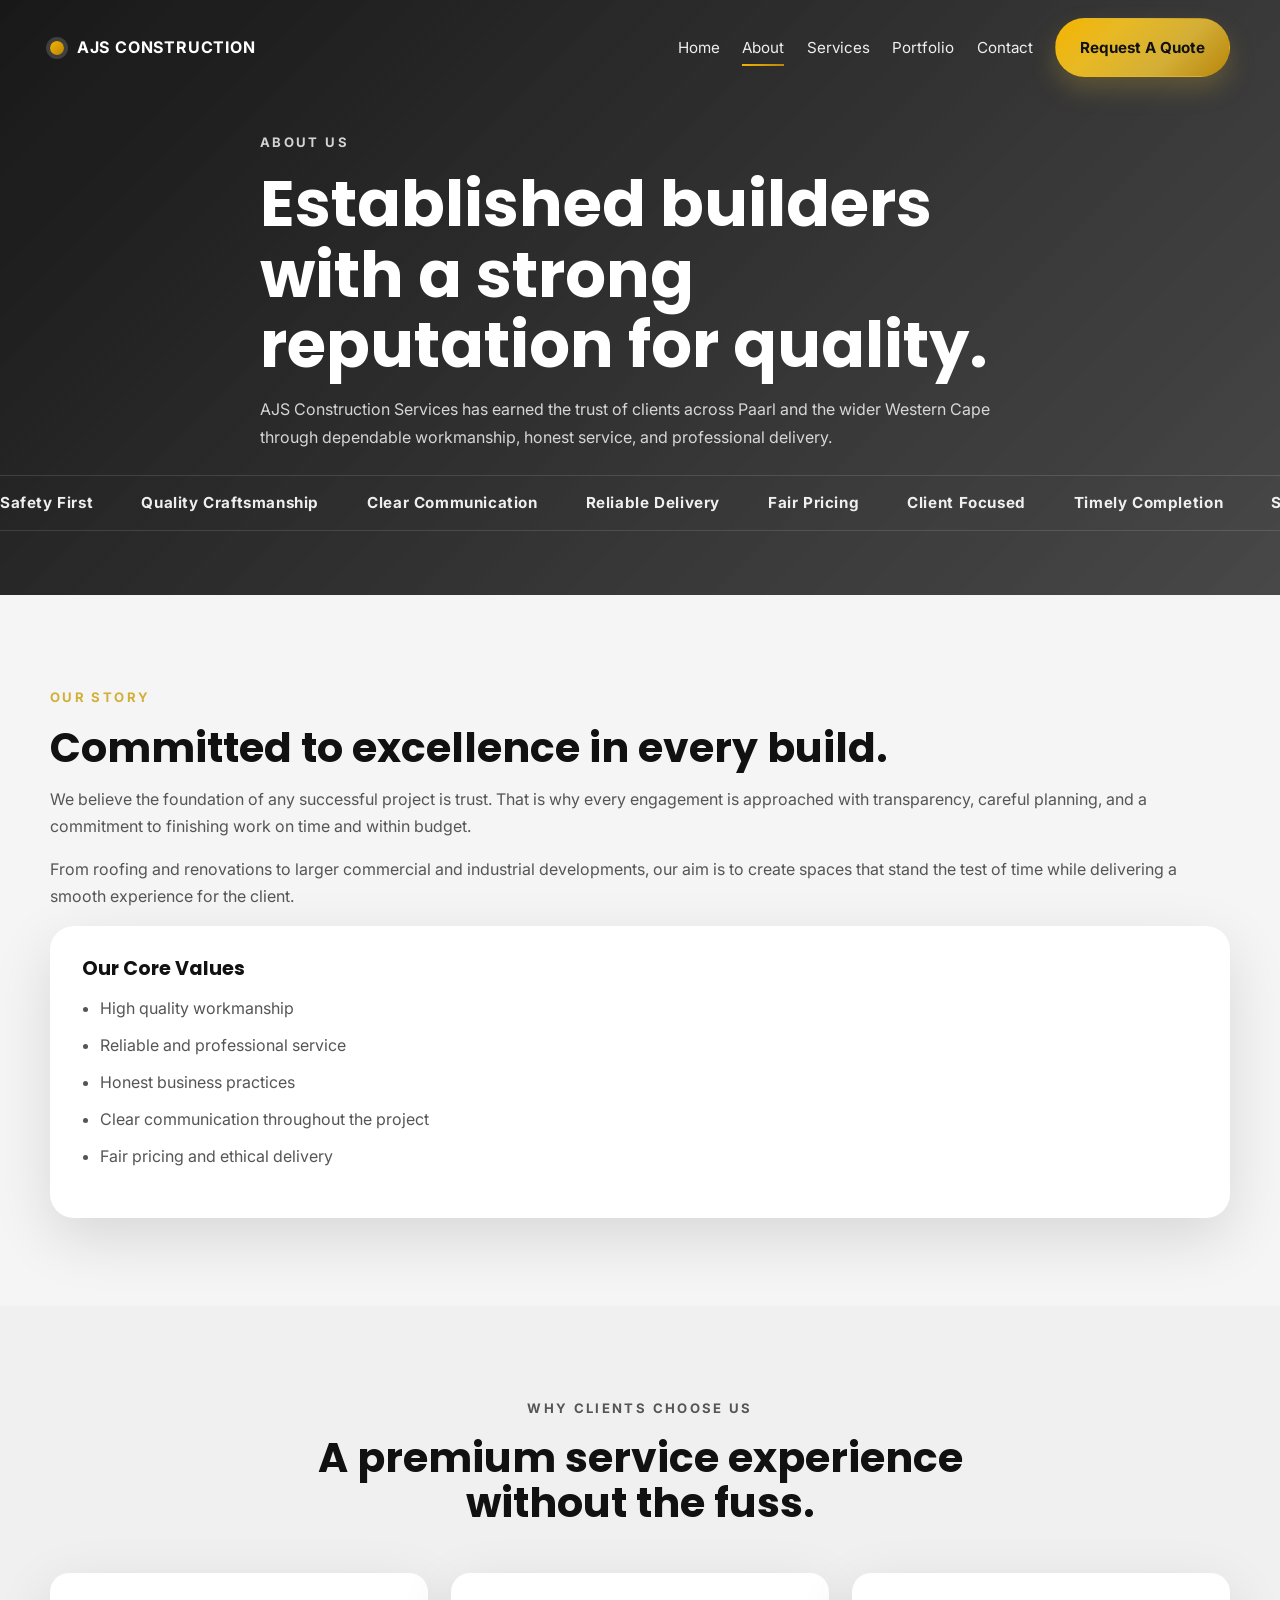
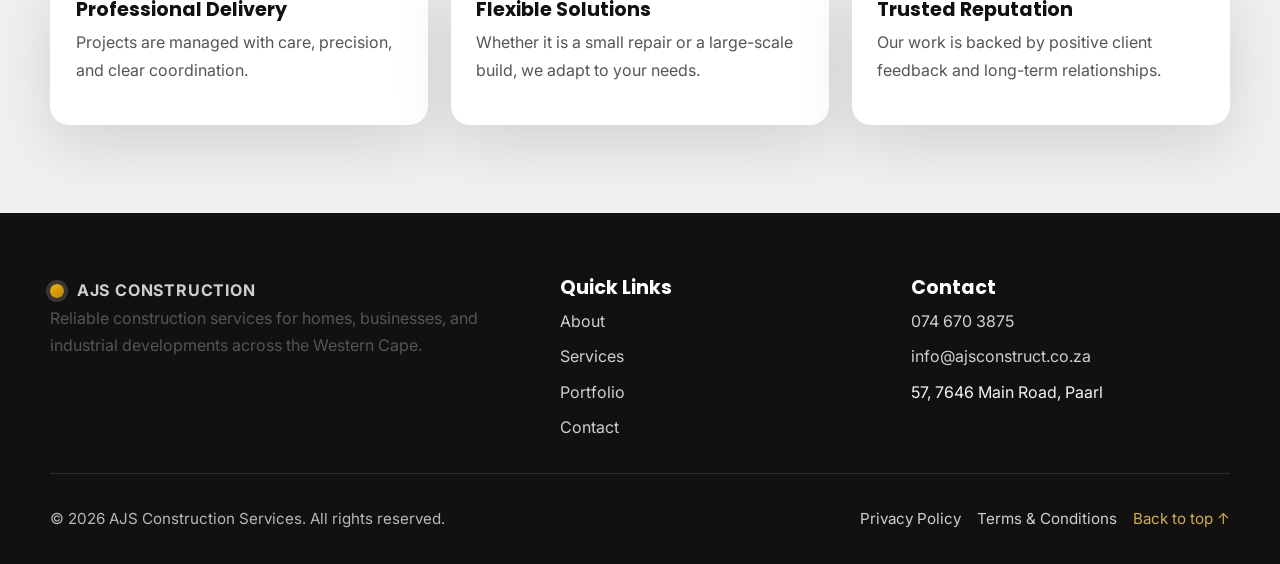
<file: about - Copy (2).html>
<!DOCTYPE html>
<html lang="en">
  <head>
    <meta charset="UTF-8" />
    <meta name="viewport" content="width=device-width, initial-scale=1.0" />
    <title>About AJS Construction Services | Trusted Builders in Paarl</title>
    <meta name="description" content="Discover the story behind AJS Construction Services and the values that guide every residential, commercial, and industrial project." />
    <link rel="preconnect" href="https://fonts.googleapis.com" />
    <link rel="preconnect" href="https://fonts.gstatic.com" crossorigin />
    <link href="https://fonts.googleapis.com/css2?family=Inter:wght@400;500;600;700;800&family=Poppins:wght@400;500;600;700;800&display=swap" rel="stylesheet" />
    <link rel="stylesheet" href="styles.css" />
  </head>
  <body id="top">
    <header class="site-header">
      <nav class="nav container">
        <a class="brand" href="index.html">
          <span class="brand-mark"></span>
          <span>AJS Construction</span>
        </a>
        <button class="menu-toggle" aria-label="Open menu">
          <span></span><span></span><span></span>
        </button>
        <div class="nav-links">
          <a href="index.html">Home</a>
          <a href="about.html" class="active">About</a>
          <a href="services.html">Services</a>
          <a href="portfolio.html">Portfolio</a>
          <a href="contact.html">Contact</a>
          <a href="contact.html" class="btn btn-gold nav-cta">Request A Quote</a>
        </div>
      </nav>
    </header>

    <main>
      <section class="page-hero">
        <div class="container page-hero-content reveal">
          <p class="eyebrow">About Us</p>
          <h1>Established builders with a strong reputation for quality.</h1>
          <p>AJS Construction Services has earned the trust of clients across Paarl and the wider Western Cape through dependable workmanship, honest service, and professional delivery.</p>
        </div>
        <div class="hero-values">
          <div class="hero-values-track">
            <span>Safety First</span>
            <span>Quality Craftsmanship</span>
            <span>Clear Communication</span>
            <span>Reliable Delivery</span>
            <span>Fair Pricing</span>
            <span>Client Focused</span>
            <span>Timely Completion</span>
            <span>Safety First</span>
            <span>Quality Craftsmanship</span>
            <span>Clear Communication</span>
          </div>
        </div>
      </section>

      <section class="section container about-story-grid">
        <div class="reveal">
          <p class="eyebrow">Our Story</p>
          <h2>Committed to excellence in every build.</h2>
          <p>We believe the foundation of any successful project is trust. That is why every engagement is approached with transparency, careful planning, and a commitment to finishing work on time and within budget.</p>
          <p>From roofing and renovations to larger commercial and industrial developments, our aim is to create spaces that stand the test of time while delivering a smooth experience for the client.</p>
        </div>
        <div class="story-card reveal">
          <h3>Our Core Values</h3>
          <ul class="check-list">
            <li>High quality workmanship</li>
            <li>Reliable and professional service</li>
            <li>Honest business practices</li>
            <li>Clear communication throughout the project</li>
            <li>Fair pricing and ethical delivery</li>
          </ul>
        </div>
      </section>

      <section class="section section-alt">
        <div class="container">
          <div class="section-heading reveal">
            <p class="eyebrow">Why Clients Choose Us</p>
            <h2>A premium service experience without the fuss.</h2>
          </div>
          <div class="cards-grid">
            <article class="info-card reveal">
              <h3>Professional Delivery</h3>
              <p>Projects are managed with care, precision, and clear coordination.</p>
            </article>
            <article class="info-card reveal">
              <h3>Flexible Solutions</h3>
              <p>Whether it is a small repair or a large-scale build, we adapt to your needs.</p>
            </article>
            <article class="info-card reveal">
              <h3>Trusted Reputation</h3>
              <p>Our work is backed by positive client feedback and long-term relationships.</p>
            </article>
          </div>
        </div>
      </section>
    </main>

    <footer class="site-footer">
      <div class="container footer-grid">
        <div>
          <a class="brand brand-footer" href="index.html">
            <span class="brand-mark"></span>
            <span>AJS Construction</span>
          </a>
          <p>Reliable construction services for homes, businesses, and industrial developments across the Western Cape.</p>
        </div>
        <div>
          <h3>Quick Links</h3>
          <ul>
            <li><a href="about.html">About</a></li>
            <li><a href="services.html">Services</a></li>
            <li><a href="portfolio.html">Portfolio</a></li>
            <li><a href="contact.html">Contact</a></li>
          </ul>
        </div>
        <div>
          <h3>Contact</h3>
          <ul>
            <li><a href="tel:+27746703875">074 670 3875</a></li>
            <li><a href="mailto:info@ajsconstruct.co.za">info@ajsconstruct.co.za</a></li>
            <li>57, 7646 Main Road, Paarl</li>
          </ul>
        </div>
      </div>
      <div class="container footer-bottom">
        <span>© <span id="year"></span> AJS Construction Services. All rights reserved.</span>
        <div class="footer-links">
          <a href="#">Privacy Policy</a>
          <a href="#">Terms & Conditions</a>
          <a href="#top" class="back-to-top">Back to top ↑</a>
        </div>
      </div>
    </footer>

    <script src="script.js"></script>
  </body>
</html>
</file>
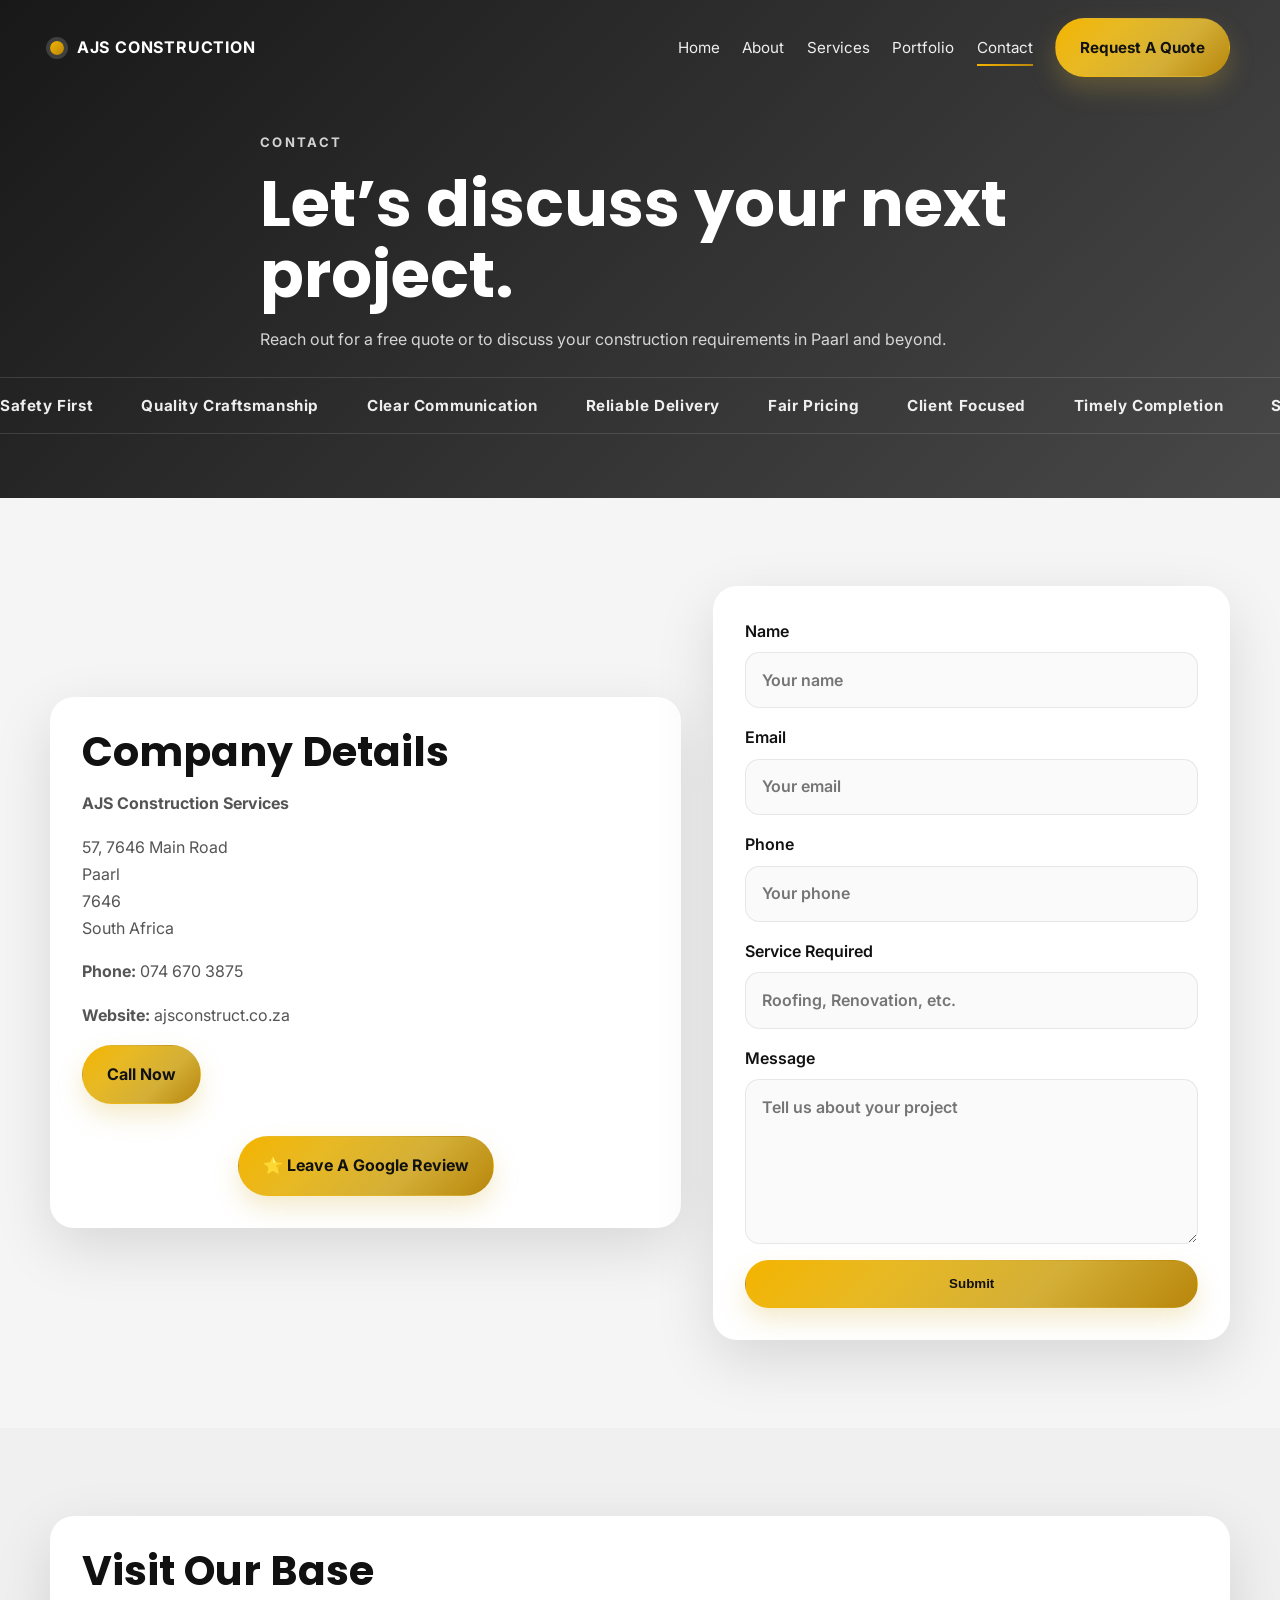
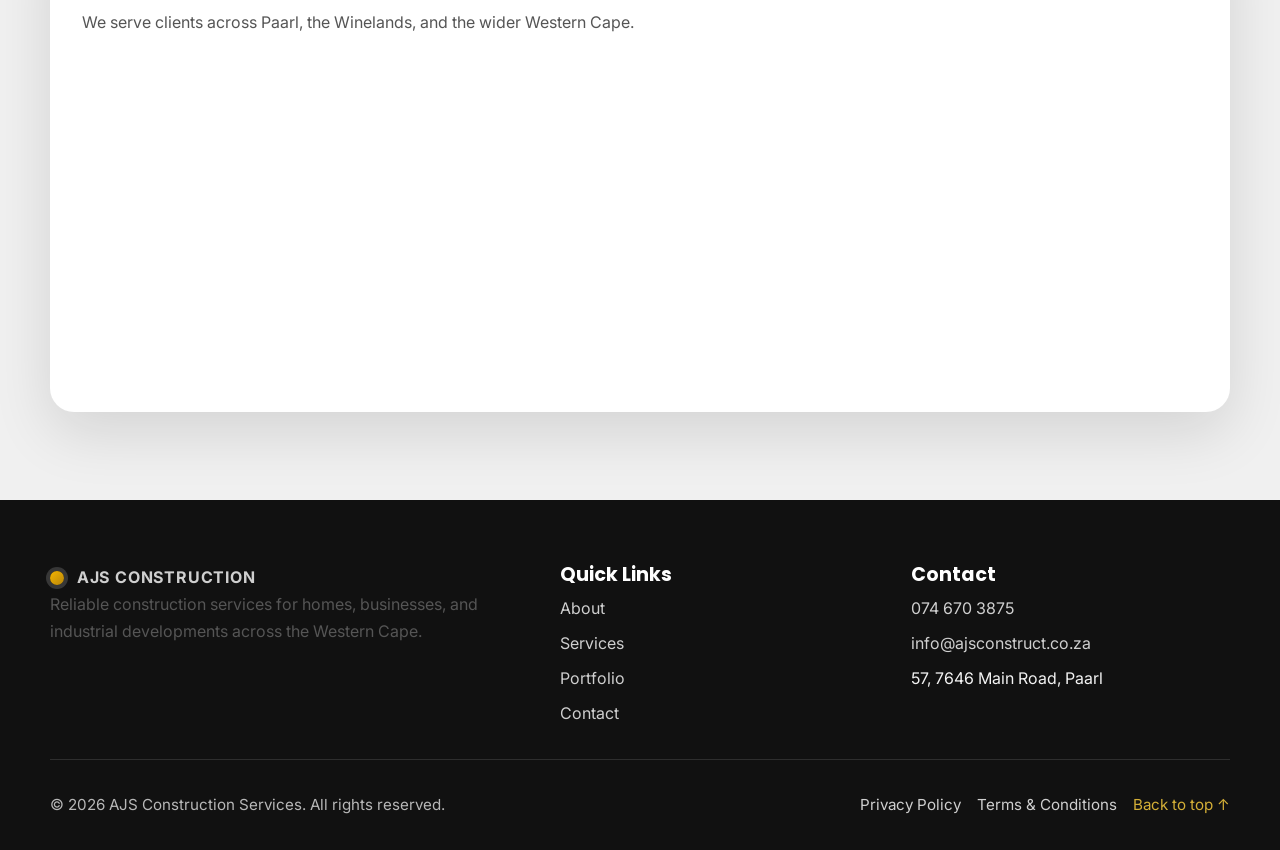
<file: contact - Copy.html>
<!DOCTYPE html>
<html lang="en">
  <head>
    <meta charset="UTF-8" />
    <meta name="viewport" content="width=device-width, initial-scale=1.0" />
    <title>Contact AJS Construction Services | Quote Request</title>
    <meta name="description" content="Get in touch with AJS Construction Services for roofing, renovations, building, and commercial or industrial construction projects." />
    <link rel="preconnect" href="https://fonts.googleapis.com" />
    <link rel="preconnect" href="https://fonts.gstatic.com" crossorigin />
    <link href="https://fonts.googleapis.com/css2?family=Inter:wght@400;500;600;700;800&family=Poppins:wght@400;500;600;700;800&display=swap" rel="stylesheet" />
    <link rel="stylesheet" href="styles.css" />
  </head>
  <body id="top">
    <header class="site-header">
      <nav class="nav container">
        <a class="brand" href="index.html">
          <span class="brand-mark"></span>
          <span>AJS Construction</span>
        </a>
        <button class="menu-toggle" aria-label="Open menu">
          <span></span><span></span><span></span>
        </button>
        <div class="nav-links">
          <a href="index.html">Home</a>
          <a href="about.html">About</a>
          <a href="services.html">Services</a>
          <a href="portfolio.html">Portfolio</a>
          <a href="contact.html" class="active">Contact</a>
          <a href="contact.html" class="btn btn-gold nav-cta">Request A Quote</a>
        </div>
      </nav>
    </header>

    <main>
      <section class="page-hero">
        <div class="container page-hero-content reveal">
          <p class="eyebrow">Contact</p>
          <h1>Let’s discuss your next project.</h1>
          <p>Reach out for a free quote or to discuss your construction requirements in Paarl and beyond.</p>
        </div>
        <div class="hero-values">
          <div class="hero-values-track">
            <span>Safety First</span>
            <span>Quality Craftsmanship</span>
            <span>Clear Communication</span>
            <span>Reliable Delivery</span>
            <span>Fair Pricing</span>
            <span>Client Focused</span>
            <span>Timely Completion</span>
            <span>Safety First</span>
            <span>Quality Craftsmanship</span>
            <span>Clear Communication</span>
          </div>
        </div>
      </section>

      <section class="section container contact-grid">
        <div class="contact-card reveal">
          <h2>Company Details</h2>
          <p><strong>AJS Construction Services</strong></p>
          <p>57, 7646 Main Road<br />Paarl<br />7646<br />South Africa</p>
          <p><strong>Phone:</strong> <a href="tel:+27746703875">074 670 3875</a></p>
          <p><strong>Website:</strong> <a href="https://ajsconstruct.co.za">ajsconstruct.co.za</a></p>
          <div class="contact-actions">
            <a href="tel:+27746703875" class="btn btn-gold">Call Now</a>
            <a href="https://wa.me/27746703875" target="_blank" rel="noreferrer" class="btn btn-outline">WhatsApp</a>
          </div>
          <div class="section-link">
            <a href="https://search.google.com/local/writereview?placeid=ChIJ..." target="_blank" rel="noreferrer" class="btn btn-gold review-btn">⭐ Leave A Google Review</a>
          </div>
        </div>
        <div class="contact-form-card reveal">
          <form>
            <label>
              Name
              <input type="text" placeholder="Your name" />
            </label>
            <label>
              Email
              <input type="email" placeholder="Your email" />
            </label>
            <label>
              Phone
              <input type="tel" placeholder="Your phone" />
            </label>
            <label>
              Service Required
              <input type="text" placeholder="Roofing, Renovation, etc." />
            </label>
            <label>
              Message
              <textarea rows="5" placeholder="Tell us about your project"></textarea>
            </label>
            <button type="submit" class="btn btn-gold">Submit</button>
          </form>
        </div>
      </section>

      <section class="section section-alt">
        <div class="container map-card reveal">
          <h2>Visit Our Base</h2>
          <p>We serve clients across Paarl, the Winelands, and the wider Western Cape.</p>
          <iframe title="AJS Construction Services location" src="https://www.google.com/maps?q=Paarl%20Western%20Cape%20South%20Africa&z=12&output=embed" loading="lazy"></iframe>
        </div>
      </section>
    </main>

    <footer class="site-footer">
      <div class="container footer-grid">
        <div>
          <a class="brand brand-footer" href="index.html">
            <span class="brand-mark"></span>
            <span>AJS Construction</span>
          </a>
          <p>Reliable construction services for homes, businesses, and industrial developments across the Western Cape.</p>
        </div>
        <div>
          <h3>Quick Links</h3>
          <ul>
            <li><a href="about.html">About</a></li>
            <li><a href="services.html">Services</a></li>
            <li><a href="portfolio.html">Portfolio</a></li>
            <li><a href="contact.html">Contact</a></li>
          </ul>
        </div>
        <div>
          <h3>Contact</h3>
          <ul>
            <li><a href="tel:+27746703875">074 670 3875</a></li>
            <li><a href="mailto:info@ajsconstruct.co.za">info@ajsconstruct.co.za</a></li>
            <li>57, 7646 Main Road, Paarl</li>
          </ul>
        </div>
      </div>
      <div class="container footer-bottom">
        <span>© <span id="year"></span> AJS Construction Services. All rights reserved.</span>
        <div class="footer-links">
          <a href="#">Privacy Policy</a>
          <a href="#">Terms & Conditions</a>
          <a href="#top" class="back-to-top">Back to top ↑</a>
        </div>
      </div>
    </footer>

    <script src="script.js"></script>
  </body>
</html>
</file>
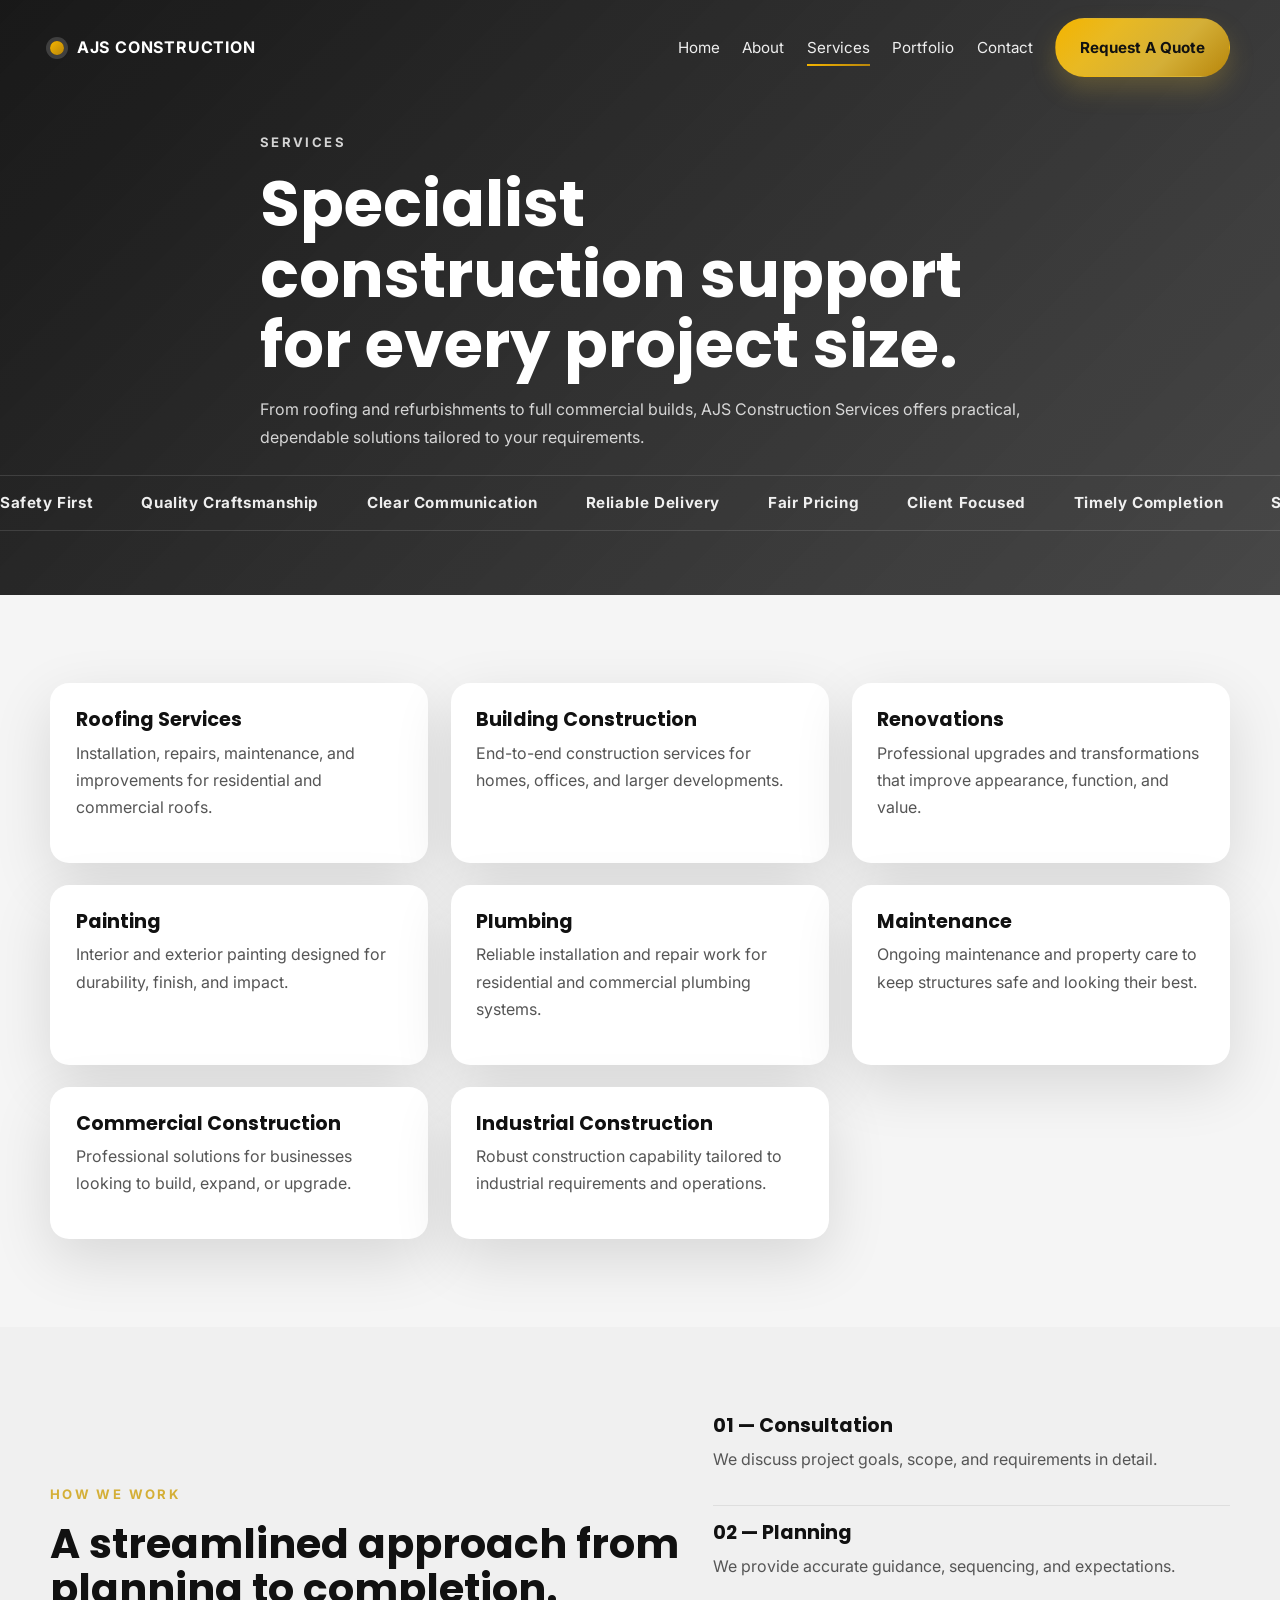
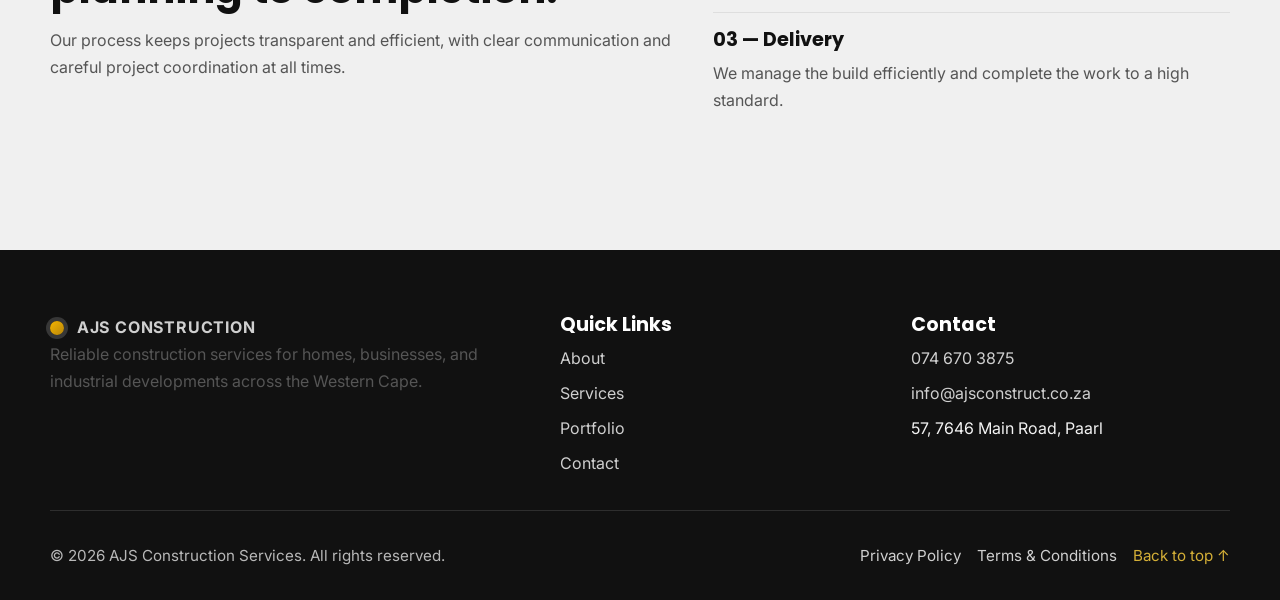
<file: services - Copy.html>
<!DOCTYPE html>
<html lang="en">
  <head>
    <meta charset="UTF-8" />
    <meta name="viewport" content="width=device-width, initial-scale=1.0" />
    <title>Construction Services | AJS Construction Services</title>
    <meta name="description" content="Explore roofing, renovations, painting, plumbing, maintenance, and commercial and industrial construction services by AJS Construction Services." />
    <link rel="preconnect" href="https://fonts.googleapis.com" />
    <link rel="preconnect" href="https://fonts.gstatic.com" crossorigin />
    <link href="https://fonts.googleapis.com/css2?family=Inter:wght@400;500;600;700;800&family=Poppins:wght@400;500;600;700;800&display=swap" rel="stylesheet" />
    <link rel="stylesheet" href="styles.css" />
  </head>
  <body id="top">
    <header class="site-header">
      <nav class="nav container">
        <a class="brand" href="index.html">
          <span class="brand-mark"></span>
          <span>AJS Construction</span>
        </a>
        <button class="menu-toggle" aria-label="Open menu">
          <span></span><span></span><span></span>
        </button>
        <div class="nav-links">
          <a href="index.html">Home</a>
          <a href="about.html">About</a>
          <a href="services.html" class="active">Services</a>
          <a href="portfolio.html">Portfolio</a>
          <a href="contact.html">Contact</a>
          <a href="contact.html" class="btn btn-gold nav-cta">Request A Quote</a>
        </div>
      </nav>
    </header>

    <main>
      <section class="page-hero">
        <div class="container page-hero-content reveal">
          <p class="eyebrow">Services</p>
          <h1>Specialist construction support for every project size.</h1>
          <p>From roofing and refurbishments to full commercial builds, AJS Construction Services offers practical, dependable solutions tailored to your requirements.</p>
        </div>
        <div class="hero-values">
          <div class="hero-values-track">
            <span>Safety First</span>
            <span>Quality Craftsmanship</span>
            <span>Clear Communication</span>
            <span>Reliable Delivery</span>
            <span>Fair Pricing</span>
            <span>Client Focused</span>
            <span>Timely Completion</span>
            <span>Safety First</span>
            <span>Quality Craftsmanship</span>
            <span>Clear Communication</span>
          </div>
        </div>
      </section>

      <section class="section container">
        <div class="cards-grid">
          <article class="service-card reveal">
            <h3>Roofing Services</h3>
            <p>Installation, repairs, maintenance, and improvements for residential and commercial roofs.</p>
          </article>
          <article class="service-card reveal">
            <h3>Building Construction</h3>
            <p>End-to-end construction services for homes, offices, and larger developments.</p>
          </article>
          <article class="service-card reveal">
            <h3>Renovations</h3>
            <p>Professional upgrades and transformations that improve appearance, function, and value.</p>
          </article>
          <article class="service-card reveal">
            <h3>Painting</h3>
            <p>Interior and exterior painting designed for durability, finish, and impact.</p>
          </article>
          <article class="service-card reveal">
            <h3>Plumbing</h3>
            <p>Reliable installation and repair work for residential and commercial plumbing systems.</p>
          </article>
          <article class="service-card reveal">
            <h3>Maintenance</h3>
            <p>Ongoing maintenance and property care to keep structures safe and looking their best.</p>
          </article>
          <article class="service-card reveal">
            <h3>Commercial Construction</h3>
            <p>Professional solutions for businesses looking to build, expand, or upgrade.</p>
          </article>
          <article class="service-card reveal">
            <h3>Industrial Construction</h3>
            <p>Robust construction capability tailored to industrial requirements and operations.</p>
          </article>
        </div>
      </section>

      <section class="section section-alt">
        <div class="container process-grid">
          <div class="reveal">
            <p class="eyebrow">How We Work</p>
            <h2>A streamlined approach from planning to completion.</h2>
            <p>Our process keeps projects transparent and efficient, with clear communication and careful project coordination at all times.</p>
          </div>
          <div class="timeline reveal">
            <div>
              <h3>01 — Consultation</h3>
              <p>We discuss project goals, scope, and requirements in detail.</p>
            </div>
            <div>
              <h3>02 — Planning</h3>
              <p>We provide accurate guidance, sequencing, and expectations.</p>
            </div>
            <div>
              <h3>03 — Delivery</h3>
              <p>We manage the build efficiently and complete the work to a high standard.</p>
            </div>
          </div>
        </div>
      </section>
    </main>

    <footer class="site-footer">
      <div class="container footer-grid">
        <div>
          <a class="brand brand-footer" href="index.html">
            <span class="brand-mark"></span>
            <span>AJS Construction</span>
          </a>
          <p>Reliable construction services for homes, businesses, and industrial developments across the Western Cape.</p>
        </div>
        <div>
          <h3>Quick Links</h3>
          <ul>
            <li><a href="about.html">About</a></li>
            <li><a href="services.html">Services</a></li>
            <li><a href="portfolio.html">Portfolio</a></li>
            <li><a href="contact.html">Contact</a></li>
          </ul>
        </div>
        <div>
          <h3>Contact</h3>
          <ul>
            <li><a href="tel:+27746703875">074 670 3875</a></li>
            <li><a href="mailto:info@ajsconstruct.co.za">info@ajsconstruct.co.za</a></li>
            <li>57, 7646 Main Road, Paarl</li>
          </ul>
        </div>
      </div>
      <div class="container footer-bottom">
        <span>© <span id="year"></span> AJS Construction Services. All rights reserved.</span>
        <div class="footer-links">
          <a href="#">Privacy Policy</a>
          <a href="#">Terms & Conditions</a>
          <a href="#top" class="back-to-top">Back to top ↑</a>
        </div>
      </div>
    </footer>

    <script src="script.js"></script>
  </body>
</html>
</file>
<file: styles.css>
:root {
  --bg: #f5f5f5;
  --surface: #ffffff;
  --text: #111111;
  --muted: #555;
  --dark: #111111;
  --gold-1: #f4b400;
  --gold-2: #e8b923;
  --gold-3: #d4af37;
  --gold-4: #b8860b;
  --border: rgba(17, 17, 17, 0.08);
  --shadow: 0 20px 60px rgba(0, 0, 0, 0.12);
}

* { box-sizing: border-box; }
html { scroll-behavior: smooth; }
body {
  margin: 0;
  font-family: 'Inter', sans-serif;
  color: var(--text);
  background: var(--bg);
  line-height: 1.7;
}
a { color: inherit; text-decoration: none; }
img { max-width: 100%; display: block; }
.container { width: min(1180px, calc(100% - 2rem)); margin: 0 auto; }
section { scroll-margin-top: 100px; }

.site-header {
  position: fixed;
  inset: 0 0 auto 0;
  z-index: 1000;
  transition: background 0.3s ease, backdrop-filter 0.3s ease;
}
.site-header.scrolled {
  background: rgba(17, 17, 17, 0.96);
  backdrop-filter: blur(14px);
  box-shadow: 0 8px 24px rgba(0,0,0,0.15);
}
.nav {
  display: flex;
  align-items: center;
  justify-content: space-between;
  padding: 1.15rem 0;
}
.brand {
  display: flex;
  align-items: center;
  gap: 0.8rem;
  font-size: 1rem;
  font-weight: 700;
  color: #fff;
  letter-spacing: 0.05em;
  text-transform: uppercase;
}
.brand-mark {
  width: 14px;
  height: 14px;
  border-radius: 50%;
  background: linear-gradient(135deg, var(--gold-1), var(--gold-4));
  box-shadow: 0 0 0 4px rgba(255,255,255,0.16);
}
.nav-links {
  display: flex;
  align-items: center;
  gap: 1.4rem;
  color: rgba(255,255,255,0.92);
}
.nav-links a { position: relative; font-size: 0.95rem; }
.nav-links a::after {
  content: '';
  position: absolute;
  left: 0;
  bottom: -6px;
  width: 100%;
  height: 2px;
  background: linear-gradient(135deg, var(--gold-1), var(--gold-4));
  transform: scaleX(0);
  transform-origin: center;
  transition: transform 0.25s ease;
}
.nav-links a:hover::after,
.nav-links a.active::after { transform: scaleX(1); }
.menu-toggle { display: none; background: none; border: 0; cursor: pointer; }
.menu-toggle span { display: block; width: 24px; height: 2px; background: #fff; margin: 4px 0; }

.hero {
  min-height: 100vh;
  display: grid;
  align-items: center;
  background: url('https://images.unsplash.com/photo-1504384308090-c894fdcc538d?auto=format&fit=crop&w=1800&q=80') center/cover;
  position: relative;
  overflow: hidden;
}
.hero-overlay {
  position: absolute;
  inset: 0;
  background: linear-gradient(90deg, rgba(0,0,0,0.85) 0%, rgba(0,0,0,0.48) 60%, rgba(0,0,0,0.2) 100%);
  z-index: 1;
}
.hero-content {
  position: relative;
  z-index: 2;
  color: white;
  padding: 8rem 0 6rem;
  max-width: 760px;
}
.eyebrow {
  display: inline-block;
  margin-bottom: 1rem;
  color: var(--gold-3);
  text-transform: uppercase;
  font-weight: 700;
  letter-spacing: 0.18em;
  font-size: 0.82rem;
}
h1, h2, h3 { font-family: 'Poppins', sans-serif; line-height: 1.1; }
h1 { font-size: clamp(2.8rem, 5vw, 4.7rem); margin: 0 0 1rem; }
h2 { font-size: clamp(2rem, 3.2vw, 2.8rem); margin: 0 0 1rem; }
h3 { font-size: 1.2rem; margin: 0 0 0.6rem; }
p { margin: 0 0 1rem; color: var(--muted); }
.hero-text {
  color: rgba(255,255,255,0.86);
  font-size: 1.1rem;
  max-width: 680px;
}
.hero-actions { display: flex; gap: 1rem; flex-wrap: wrap; margin-top: 2rem; }
.video-card {
  margin-top: 2rem;
  display: grid;
  place-items: center;
}
.video-card video {
  width: 100%;
  max-width: 900px;
  border-radius: 1.5rem;
  box-shadow: var(--shadow);
}
.btn {
  display: inline-flex;
  align-items: center;
  justify-content: center;
  padding: 0.95rem 1.5rem;
  border-radius: 999px;
  font-weight: 700;
  transition: transform 0.25s ease, box-shadow 0.25s ease, background 0.25s ease;
  border: 1px solid transparent;
  touch-action: manipulation;
}
.btn:hover { transform: translateY(-2px); }
.btn-gold {
  background: linear-gradient(135deg, var(--gold-1) 0%, var(--gold-2) 30%, var(--gold-3) 65%, var(--gold-4) 100%);
  color: #111;
  box-shadow: 0 12px 25px rgba(212,175,55,0.25);
}
.btn-outline {
  color: white;
  border-color: rgba(255,255,255,0.4);
  background: rgba(255,255,255,0.08);
}
.btn-outline-light {
  color: white;
  border-color: rgba(255,255,255,0.4);
}
.btn-dark { background: var(--dark); color: white; }
.scroll-indicator {
  display: inline-flex;
  margin-top: 3rem;
  color: rgba(255,255,255,0.85);
  animation: float 2s ease-in-out infinite;
}

.stats-section { padding: 4rem 0 2rem; margin-top: -2rem; position: relative; z-index: 2; }
.stats-grid {
  display: grid;
  grid-template-columns: repeat(6, minmax(0, 1fr));
  gap: 1rem;
}
.stat-card {
  background: white;
  border-radius: 1.2rem;
  padding: 1.4rem;
  text-align: center;
  box-shadow: var(--shadow);
}
.stat-figure {
  font-size: 1.6rem;
  font-weight: 800;
  color: var(--gold-4);
  margin-bottom: 0.3rem;
}
.stat-card p { margin: 0; color: var(--dark); font-weight: 600; }

.section { padding: 5.5rem 0; }
.section-alt { background: #f0f0f0; }
.section-heading { text-align: center; max-width: 760px; margin: 0 auto 3rem; }
.section-heading p { color: var(--muted); }
.about-grid, .contact-grid, .process-grid, .portfolio-preview {
  display: grid;
  gap: 2rem;
  grid-template-columns: 1.1fr 0.9fr;
  align-items: center;
}
.about-image-card, .story-card, .contact-card, .contact-form-card, .map-card, .portfolio-copy, .portfolio-stack {
  background: white;
  border-radius: 1.5rem;
  overflow: hidden;
  box-shadow: var(--shadow);
}
.about-image-card img { width: 100%; height: 100%; object-fit: cover; min-height: 360px; }
.about-copy, .story-card, .contact-card, .contact-form-card, .map-card, .portfolio-copy { padding: 2rem; }
.cards-grid, .portfolio-grid {
  display: grid;
  grid-template-columns: repeat(3, minmax(0, 1fr));
  gap: 1.4rem;
}
.info-card, .service-card, .review-card, .portfolio-card {
  background: white;
  border-radius: 1.2rem;
  padding: 1.6rem;
  box-shadow: var(--shadow);
  transition: transform 0.25s ease, box-shadow 0.25s ease;
}
.info-card:hover, .service-card:hover, .review-card:hover, .portfolio-card:hover {
  transform: translateY(-6px);
  box-shadow: 0 24px 60px rgba(0,0,0,0.14);
}
.icon-badge {
  width: 42px;
  height: 42px;
  border-radius: 999px;
  display: grid;
  place-items: center;
  background: linear-gradient(135deg, var(--gold-1), var(--gold-4));
  font-weight: 700;
  color: var(--dark);
  margin-bottom: 1rem;
}
.section-link { margin-top: 2rem; text-align: center; }
.portfolio-stack { display: grid; gap: 1rem; padding: 1rem; }
.portfolio-stack img { border-radius: 1rem; height: 220px; object-fit: cover; }
.review-card .stars { color: var(--gold-4); font-size: 1.05rem; margin-bottom: 0.8rem; }
.cta-section { padding: 0 0 5.5rem; }
.cta-card {
  background: linear-gradient(135deg, var(--gold-1) 0%, var(--gold-2) 30%, var(--gold-3) 65%, var(--gold-4) 100%);
  padding: 3rem;
  border-radius: 2rem;
  color: var(--dark);
  box-shadow: var(--shadow);
}
.cta-card h2 { margin-bottom: 0.7rem; }
.site-footer {
  background: var(--dark);
  color: #f3f3f3;
  padding: 4rem 0 2rem;
}
.footer-grid {
  display: grid;
  grid-template-columns: 1.2fr 0.8fr 0.8fr;
  gap: 2rem;
}
.site-footer h3 { color: white; }
.site-footer ul { list-style: none; padding: 0; margin: 0; }
.site-footer li + li { margin-top: 0.5rem; }
.site-footer a { color: rgba(255,255,255,0.8); }
.footer-bottom {
  display: flex;
  justify-content: space-between;
  align-items: center;
  padding-top: 2rem;
  margin-top: 2rem;
  border-top: 1px solid rgba(255,255,255,0.12);
  color: rgba(255,255,255,0.7);
  font-size: 0.95rem;
}
.footer-links { display: flex; gap: 1rem; flex-wrap: wrap; }
.back-to-top { color: var(--gold-3) !important; }

.page-hero {
  padding: 8rem 0 4rem;
  background: linear-gradient(135deg, rgba(17,17,17,0.97), rgba(34,34,34,0.82)), url('https://images.unsplash.com/photo-1460317442991-0ec209397118?auto=format&fit=crop&w=1600&q=80') center/cover;
  color: white;
}
.page-hero-content { max-width: 760px; }
.page-hero-content p { color: rgba(255,255,255,0.8); }
.check-list { padding-left: 1.1rem; color: var(--muted); }
.check-list li { margin-bottom: 0.6rem; }
.timeline > div { padding-bottom: 1rem; border-bottom: 1px solid var(--border); margin-bottom: 1rem; }
.timeline > div:last-child { border-bottom: 0; }
.portfolio-filters { display: flex; gap: 0.8rem; flex-wrap: wrap; justify-content: center; margin-bottom: 2rem; }
.filter-btn {
  border: 1px solid var(--border);
  background: white;
  padding: 0.7rem 1.1rem;
  border-radius: 999px;
  cursor: pointer;
  font-weight: 600;
}
.filter-btn.active {
  background: linear-gradient(135deg, var(--gold-1), var(--gold-4));
  color: var(--dark);
  border-color: transparent;
}
.portfolio-card { padding: 0; overflow: hidden; cursor: pointer; }
.portfolio-card img { height: 240px; object-fit: cover; width: 100%; }
.portfolio-card-body { padding: 1.2rem 1.3rem 1.4rem; }
.contact-form-card form { display: grid; gap: 1rem; }
label { display: grid; gap: 0.45rem; font-weight: 600; color: var(--dark); }
input, textarea {
  width: 100%;
  border: 1px solid var(--border);
  border-radius: 0.9rem;
  padding: 0.85rem 1rem;
  font: inherit;
  background: #fafafa;
}
textarea { resize: vertical; }
iframe { width: 100%; min-height: 320px; border: 0; border-radius: 1rem; }
.lightbox {
  position: fixed;
  inset: 0;
  background: rgba(0,0,0,0.88);
  display: none;
  align-items: center;
  justify-content: center;
  z-index: 2000;
  padding: 2rem;
}
.lightbox.open { display: flex; }
.lightbox img { max-width: min(900px, 100%); max-height: 80vh; border-radius: 1rem; }
.lightbox-close {
  position: absolute;
  top: 1.5rem;
  right: 1.5rem;
  border: 0;
  background: white;
  width: 44px;
  height: 44px;
  border-radius: 50%;
  font-size: 1.5rem;
  cursor: pointer;
}
.reveal { opacity: 0; transform: translateY(28px); transition: opacity 0.7s ease, transform 0.7s ease; }
.reveal.visible { opacity: 1; transform: translateY(0); }

@keyframes float {
  0%, 100% { transform: translateY(0); }
  50% { transform: translateY(8px); }
}

@media (max-width: 1000px) {
  .stats-grid { grid-template-columns: repeat(3, minmax(0, 1fr)); }
  .cards-grid, .portfolio-grid { grid-template-columns: repeat(2, minmax(0, 1fr)); }
  .about-grid, .contact-grid, .process-grid, .portfolio-preview { grid-template-columns: 1fr; }
}

.hero-values {
  overflow: hidden;
  border-top: 1px solid rgba(255,255,255,0.12);
  border-bottom: 1px solid rgba(255,255,255,0.12);
  padding: 0.85rem 0;
  margin-top: 1.5rem;
}
.hero-values-track {
  display: inline-flex;
  gap: 3rem;
  white-space: nowrap;
  flex-wrap: nowrap;
  min-width: max-content;
  animation: marquee 22s linear infinite;
}
.hero-values-track span {
  color: rgba(255,255,255,0.92);
  font-weight: 700;
  font-size: 0.95rem;
  letter-spacing: 0.04em;
  flex: 0 0 auto;
}
@keyframes marquee {
  0% { transform: translateX(0); }
  100% { transform: translateX(-50%); }
}
@media (max-width: 760px) {
  .hero-values {
    padding: 0.75rem 0;
    margin-top: 1rem;
  }
  .hero-values-track {
    gap: 1.75rem;
    animation-duration: 18s;
  }
  .hero-values-track span {
    font-size: 0.9rem;
  }
}

.feature-section .feature-grid {
  display: grid;
  grid-template-columns: repeat(2, minmax(0, 1fr));
  gap: 1rem;
}
.feature-card {
  background: #fff;
  border-radius: 1.4rem;
  padding: 1.6rem;
  box-shadow: var(--shadow);
}
.feature-card h3 {
  margin: 0.8rem 0 0.5rem;
}
.faq-list {
  display: grid;
  gap: 1rem;
}
.faq-item {
  background: white;
  border-radius: 1.4rem;
  overflow: hidden;
  box-shadow: var(--shadow);
}
.faq-question {
  width: 100%;
  text-align: left;
  border: 0;
  background: #fff;
  padding: 1.2rem 1.5rem;
  font-size: 1rem;
  font-weight: 700;
  cursor: pointer;
  touch-action: manipulation;
  min-height: 48px;
}
.faq-answer {
  padding: 0 1.5rem 1.3rem;
  display: none;
  color: var(--muted);
}
.faq-item.open .faq-answer {
  display: block;
}
.whatsapp-float {
  position: fixed;
  right: 1rem;
  bottom: 1rem;
  background: #25d366;
  color: white;
  padding: 0.95rem 1.2rem;
  border-radius: 999px;
  box-shadow: 0 14px 34px rgba(37,211,102,0.27);
  z-index: 1200;
  font-weight: 700;
  min-width: 130px;
  text-align: center;
  touch-action: manipulation;
}
@media (max-width: 760px) {
  .banner-inner { flex-direction: column; align-items: flex-start; }
  .feature-section .feature-grid { grid-template-columns: 1fr; }
  .faq-answer { padding: 0 1rem 1rem; }
  .whatsapp-float { right: 0.75rem; bottom: 0.75rem; }
}

@media (max-width: 760px) {
  html, body { overflow-x: hidden; }
  .container {
    width: 100%;
    max-width: 100%;
    padding: 0 1rem;
  }
  .menu-toggle { display: block; }
  .nav-links {
    position: fixed;
    inset: 74px 1rem auto 1rem;
    flex-direction: column;
    align-items: flex-start;
    background: rgba(17,17,17,0.97);
    padding: 1rem;
    border-radius: 1rem;
    display: none;
  }
  .nav-links.open { display: flex; }
  .nav-cta { display: none; }
  .stats-grid { grid-template-columns: 1fr 1fr; }
  .cards-grid, .portfolio-grid, .footer-grid { grid-template-columns: 1fr; }
  .hero {
    min-height: auto;
    padding: 4rem 0 2rem;
  }
  .hero-content {
    padding: 0;
  }
  .hero-text {
    font-size: 0.98rem;
    max-width: 100%;
  }
  .video-card {
    padding: 0 0.5rem;
  }
  .video-card video {
    width: 100%;
    max-width: 100%;
    height: auto;
  }
  .section {
    padding: 3.5rem 0;
  }
  .section-heading {
    max-width: 100%;
    padding: 0 0.5rem;
  }
  .about-copy, .about-image-card, .cta-card, .footer-bottom {
    width: 100%;
  }
  .hero-actions { flex-direction: column; align-items: flex-start; }
  .cta-card { padding: 2rem; }
  .footer-bottom { flex-direction: column; align-items: flex-start; gap: 0.8rem; }
}
</file>
